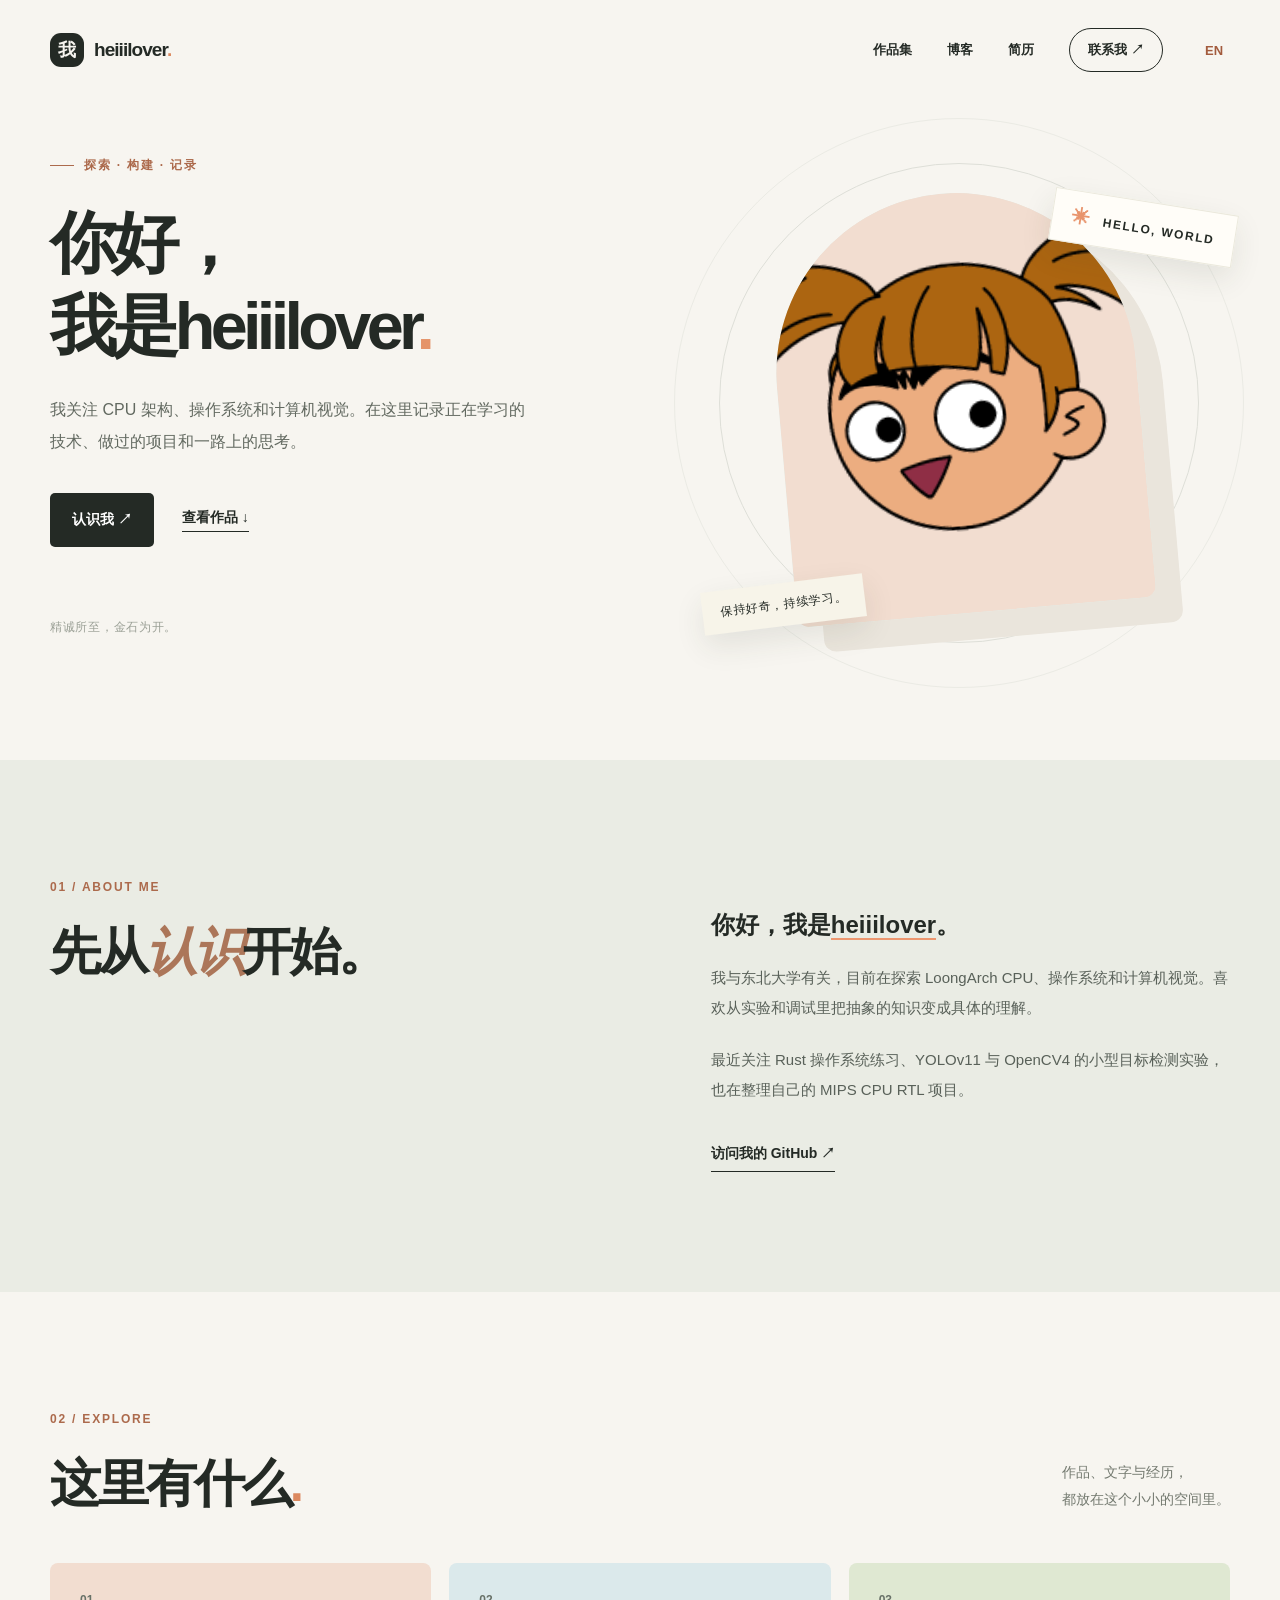
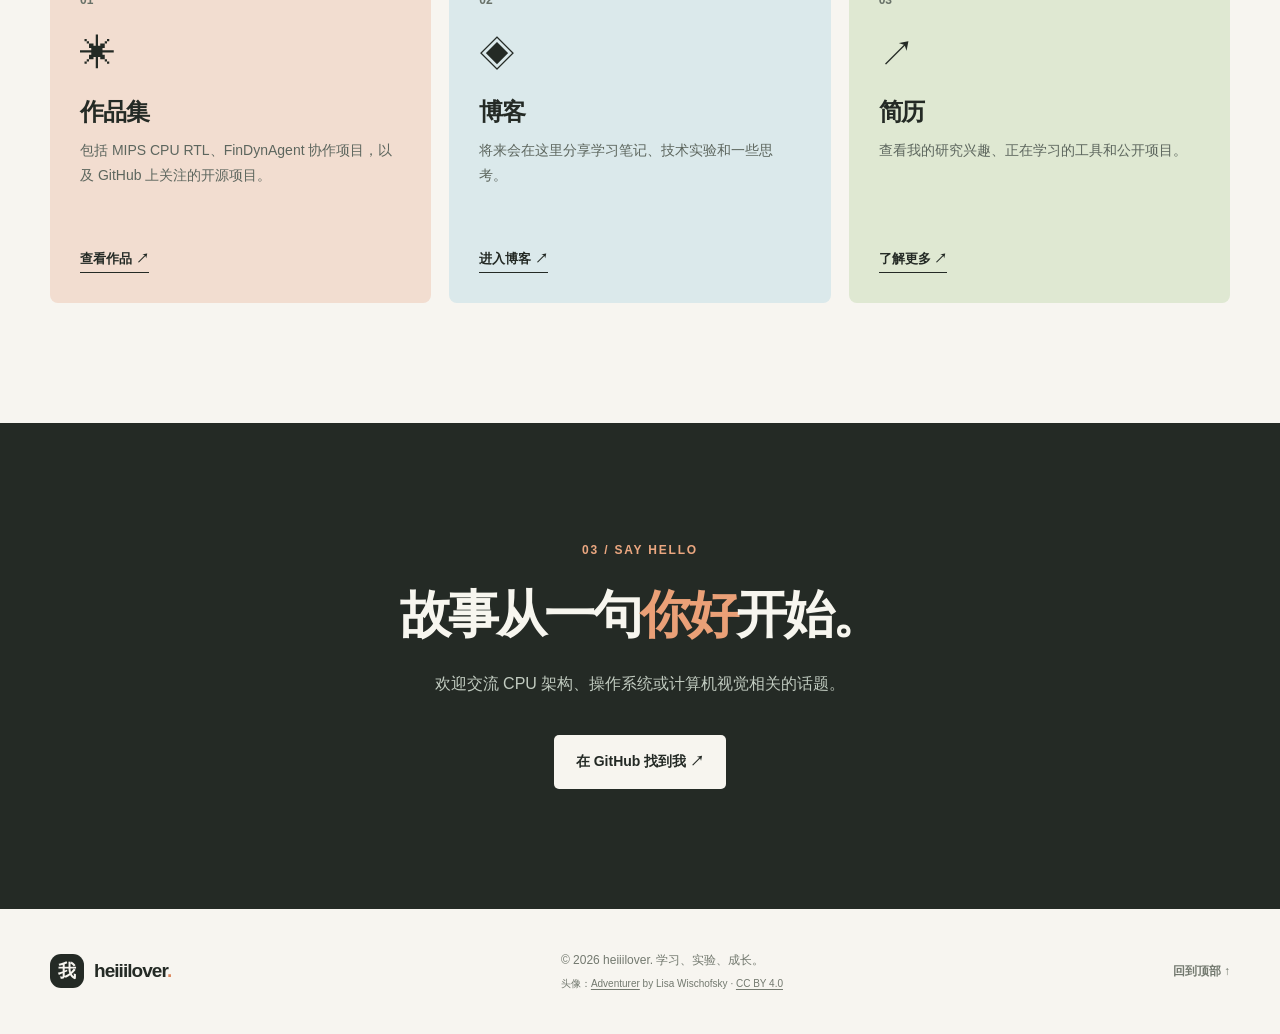
<file: index.html>
<!doctype html>
<html lang="zh-CN">
  <head>
    <meta charset="utf-8" />
    <meta name="viewport" content="width=device-width, initial-scale=1" />
    <meta name="color-scheme" content="light" />
    <meta name="theme-color" content="#f7f5f0" />
    <meta name="description" content="heiiilover 的个人网站：CPU 架构、操作系统、计算机视觉与开源项目。" />
    <title>heiiilover · 个人网站</title>
    <link rel="icon" href="./favicon.svg" type="image/svg+xml" />
    <link rel="stylesheet" href="./style.css" />
  </head>
  <body>
    <a class="skip-link" href="#main" data-i18n="skip">跳到主要内容</a>

    <header class="site-header">
      <a class="brand" href="#top" aria-label="回到首页" data-i18n-aria="homeAria">
        <span class="brand-mark" aria-hidden="true">我</span>
        <span>heiiilover<span class="brand-dot">.</span></span>
      </a>
      <nav aria-label="主导航" data-i18n-aria="navAria">
        <a href="./portfolio.html" data-i18n="navPortfolio">作品集</a>
        <a href="./blog.html" data-i18n="navBlog">博客</a>
        <a href="./resume.html" data-i18n="navResume">简历</a>
        <a class="nav-contact" href="#contact" data-i18n="navContact">联系我 ↗</a>
        <button class="lang-switch" type="button" data-lang-toggle aria-label="Switch to English">EN</button>
      </nav>
    </header>

    <main id="main">
      <section class="hero shell" id="top" aria-labelledby="hero-title">
        <div class="hero-copy">
          <p class="eyebrow"><span class="eyebrow-line"></span><span data-i18n="heroEyebrow">探索 · 构建 · 记录</span></p>
          <h1 id="hero-title" data-i18n-html="heroTitle">你好，<br />我是<span class="highlight">heiiilover<span class="highlight-dot">.</span></span></h1>
          <p class="hero-description" data-i18n="heroDescription">我关注 CPU 架构、操作系统和计算机视觉。在这里记录正在学习的技术、做过的项目和一路上的思考。</p>
          <div class="hero-actions">
            <a class="button button-primary" href="#about" data-i18n="heroAbout">认识我 ↗</a>
            <a class="text-link" href="./portfolio.html" data-i18n="heroWork">查看作品 ↓</a>
          </div>
          <p class="hero-note" data-i18n="heroNote">精诚所至，金石为开。</p>
        </div>
        <div class="hero-art" aria-hidden="true">
          <div class="art-orbit orbit-one"></div>
          <div class="art-orbit orbit-two"></div>
          <div class="art-card"><img src="./avatar.png" alt="" /></div>
          <div class="art-label"><span class="label-sparkle">✳</span> HELLO, WORLD</div>
          <span class="art-caption" data-i18n="artCaption">保持好奇，持续学习。</span>
        </div>
      </section>

      <section class="about section-pad" id="about" aria-labelledby="about-title">
        <div class="shell about-grid">
          <div class="section-heading">
            <p class="section-kicker">01 / ABOUT ME</p>
            <h2 id="about-title" data-i18n-html="aboutTitle">先从<span class="serif-accent">认识</span>开始。</h2>
          </div>
          <div class="about-content">
            <p class="lead" data-i18n-html="aboutLead">你好，我是<span class="name-placeholder">heiiilover</span>。</p>
            <p data-i18n="aboutP1">我与东北大学有关，目前在探索 LoongArch CPU、操作系统和计算机视觉。喜欢从实验和调试里把抽象的知识变成具体的理解。</p>
            <p data-i18n="aboutP2">最近关注 Rust 操作系统练习、YOLOv11 与 OpenCV4 的小型目标检测实验，也在整理自己的 MIPS CPU RTL 项目。</p>
            <a class="inline-link" href="https://github.com/heiiilover" target="_blank" rel="noopener noreferrer" data-i18n="aboutGithub">访问我的 GitHub ↗</a>
          </div>
        </div>
      </section>

      <section class="explore section-pad" id="explore" aria-labelledby="explore-title">
        <div class="shell">
          <div class="explore-heading">
            <div>
              <p class="section-kicker">02 / EXPLORE</p>
              <h2 id="explore-title" data-i18n-html="exploreTitle">这里有什么<span class="heading-period">.</span></h2>
            </div>
            <p data-i18n-html="exploreIntro">作品、文字与经历，<br />都放在这个小小的空间里。</p>
          </div>
          <div class="feature-grid">
            <article class="feature-card feature-card-peach">
              <span class="feature-number">01</span>
              <span class="feature-icon" aria-hidden="true">✳</span>
              <h3 data-i18n="navPortfolio">作品集</h3>
              <p data-i18n="featurePortfolio">包括 MIPS CPU RTL、FinDynAgent 协作项目，以及 GitHub 上关注的开源项目。</p>
              <a href="./portfolio.html" data-i18n="featurePortfolioLink">查看作品 ↗</a>
            </article>
            <article class="feature-card feature-card-blue">
              <span class="feature-number">02</span>
              <span class="feature-icon" aria-hidden="true">◈</span>
              <h3 data-i18n="navBlog">博客</h3>
              <p data-i18n="featureBlog">将来会在这里分享学习笔记、技术实验和一些思考。</p>
              <a href="./blog.html" data-i18n="featureBlogLink">进入博客 ↗</a>
            </article>
            <article class="feature-card feature-card-green">
              <span class="feature-number">03</span>
              <span class="feature-icon" aria-hidden="true">↗</span>
              <h3 data-i18n="navResume">简历</h3>
              <p data-i18n="featureResume">查看我的研究兴趣、正在学习的工具和公开项目。</p>
              <a href="./resume.html" data-i18n="featureResumeLink">了解更多 ↗</a>
            </article>
          </div>
        </div>
      </section>

      <section class="contact section-pad" id="contact" aria-labelledby="contact-title">
        <div class="shell contact-inner">
          <p class="section-kicker">03 / SAY HELLO</p>
          <h2 id="contact-title" data-i18n-html="contactTitle">故事从一句<span>你好</span>开始。</h2>
          <p data-i18n="contactDescription">欢迎交流 CPU 架构、操作系统或计算机视觉相关的话题。</p>
          <a class="button button-light" href="https://github.com/heiiilover" target="_blank" rel="noopener noreferrer" data-i18n="contactGithub">在 GitHub 找到我 ↗</a>
        </div>
      </section>
    </main>

    <footer class="site-footer shell">
      <a class="brand" href="#top"><span class="brand-mark" aria-hidden="true">我</span><span>heiiilover<span class="brand-dot">.</span></span></a>
      <p>© <span id="year">2026</span> heiiilover. <span data-i18n="footerTagline">学习、实验、成长。</span><br /><small class="avatar-credit"><span data-i18n="avatarCreditLabel">头像：</span><a href="https://www.dicebear.com/styles/adventurer/" target="_blank" rel="noopener noreferrer">Adventurer</a> by Lisa Wischofsky · <a href="https://creativecommons.org/licenses/by/4.0/" target="_blank" rel="noopener noreferrer">CC BY 4.0</a></small></p>
      <a href="#top" data-i18n="backTop">回到顶部 ↑</a>
    </footer>
    <script src="./script.js" defer></script>
    <script src="./i18n.js" defer></script>
  </body>
</html>
</file>
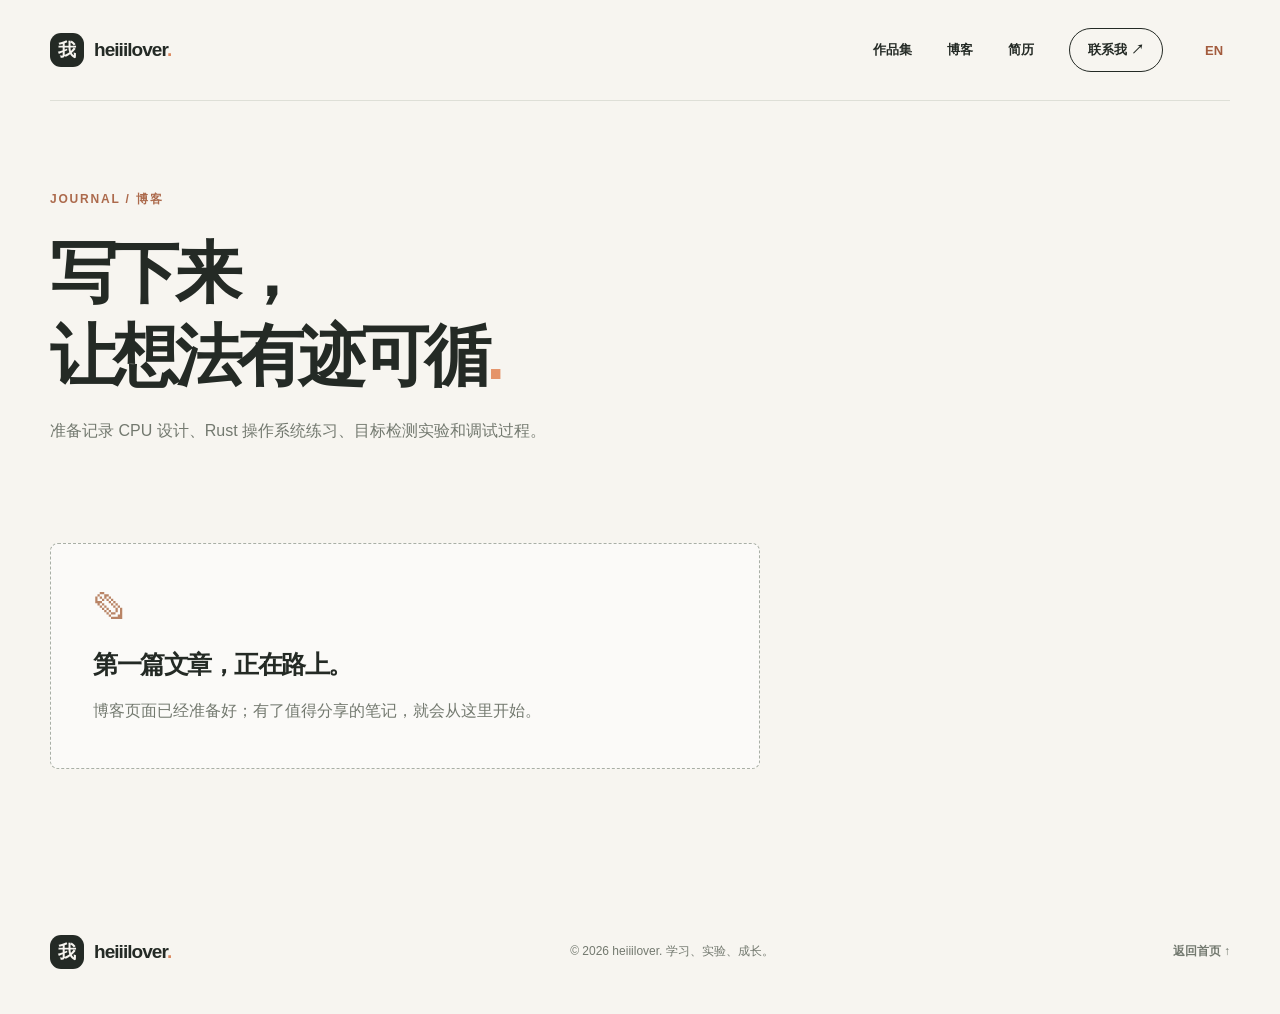
<file: blog.html>
<!doctype html>
<html lang="zh-CN">
  <head>
    <meta charset="utf-8" />
    <meta name="viewport" content="width=device-width, initial-scale=1" />
    <meta name="theme-color" content="#f7f5f0" />
    <meta name="description" content="heiiilover 的博客：记录 CPU、操作系统、计算机视觉与学习过程。" />
    <title>博客 · heiiilover</title>
    <link rel="icon" href="./favicon.svg" type="image/svg+xml" />
    <link rel="stylesheet" href="./style.css" />
  </head>
  <body>
    <a class="skip-link" href="#main" data-i18n="skip">跳到主要内容</a>
    <header class="site-header">
      <a class="brand" href="./index.html" aria-label="回到首页" data-i18n-aria="homeAria"><span class="brand-mark" aria-hidden="true">我</span><span>heiiilover<span class="brand-dot">.</span></span></a>
      <nav aria-label="主导航" data-i18n-aria="navAria">
        <a href="./portfolio.html" data-i18n="navPortfolio">作品集</a>
        <a href="./blog.html" aria-current="page" data-i18n="navBlog">博客</a>
        <a href="./resume.html" data-i18n="navResume">简历</a>
        <a class="nav-contact" href="./index.html#contact" data-i18n="navContact">联系我 ↗</a>
        <button class="lang-switch" type="button" data-lang-toggle aria-label="Switch to English">EN</button>
      </nav>
    </header>
    <main id="main">
      <section class="page-hero shell" aria-labelledby="page-title">
        <p class="section-kicker">JOURNAL / 博客</p>
        <h1 id="page-title" data-i18n-html="blogTitle">写下来，<br /><span class="highlight">让想法有迹可循<span class="highlight-dot">.</span></span></h1>
        <p data-i18n="blogIntro">准备记录 CPU 设计、Rust 操作系统练习、目标检测实验和调试过程。</p>
      </section>
      <section class="content-section shell" aria-label="文章列表">
        <div class="empty-state">
          <span class="empty-icon" aria-hidden="true">✎</span>
          <h2 data-i18n="blogEmptyTitle">第一篇文章，正在路上。</h2>
          <p data-i18n="blogEmptyDescription">博客页面已经准备好；有了值得分享的笔记，就会从这里开始。</p>
        </div>
      </section>
    </main>
    <footer class="site-footer shell">
      <a class="brand" href="./index.html"><span class="brand-mark" aria-hidden="true">我</span><span>heiiilover<span class="brand-dot">.</span></span></a>
      <p>© <span id="year">2026</span> heiiilover. <span data-i18n="footerTagline">学习、实验、成长。</span></p>
      <a href="./index.html" data-i18n="backHome">返回首页 ↑</a>
    </footer>
    <script src="./script.js" defer></script>
    <script src="./i18n.js" defer></script>
  </body>
</html>
</file>
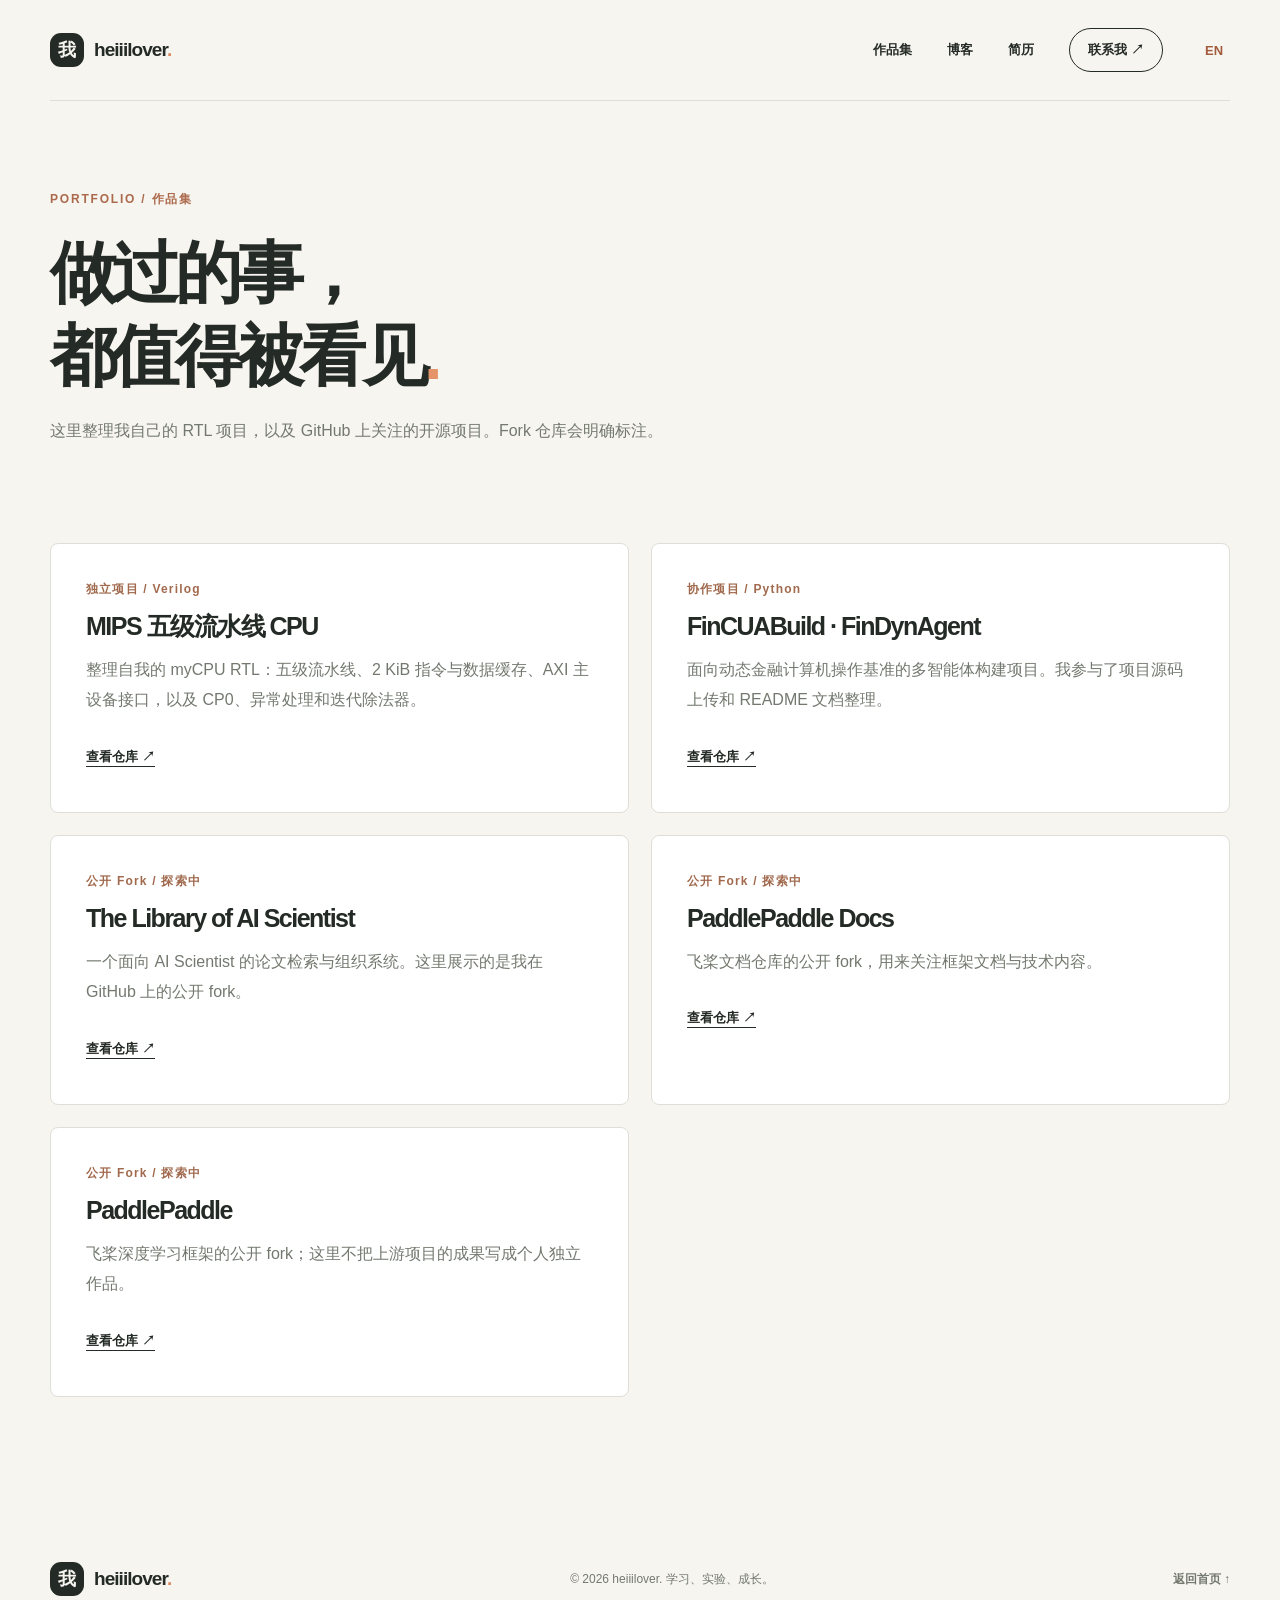
<file: portfolio.html>
<!doctype html>
<html lang="zh-CN">
  <head>
    <meta charset="utf-8" />
    <meta name="viewport" content="width=device-width, initial-scale=1" />
    <meta name="theme-color" content="#f7f5f0" />
    <meta name="description" content="heiiilover 的作品与公开项目：MIPS CPU RTL、AI 科研工具和 PaddlePaddle。" />
    <title>作品集 · heiiilover</title>
    <link rel="icon" href="./favicon.svg" type="image/svg+xml" />
    <link rel="stylesheet" href="./style.css" />
  </head>
  <body>
    <a class="skip-link" href="#main" data-i18n="skip">跳到主要内容</a>
    <header class="site-header">
      <a class="brand" href="./index.html" aria-label="回到首页" data-i18n-aria="homeAria"><span class="brand-mark" aria-hidden="true">我</span><span>heiiilover<span class="brand-dot">.</span></span></a>
      <nav aria-label="主导航" data-i18n-aria="navAria">
        <a href="./portfolio.html" aria-current="page" data-i18n="navPortfolio">作品集</a>
        <a href="./blog.html" data-i18n="navBlog">博客</a>
        <a href="./resume.html" data-i18n="navResume">简历</a>
        <a class="nav-contact" href="./index.html#contact" data-i18n="navContact">联系我 ↗</a>
        <button class="lang-switch" type="button" data-lang-toggle aria-label="Switch to English">EN</button>
      </nav>
    </header>
    <main id="main">
      <section class="page-hero shell" aria-labelledby="page-title">
        <p class="section-kicker">PORTFOLIO / 作品集</p>
        <h1 id="page-title" data-i18n-html="portfolioTitle">做过的事，<br /><span class="highlight">都值得被看见<span class="highlight-dot">.</span></span></h1>
        <p data-i18n="portfolioIntro">这里整理我自己的 RTL 项目，以及 GitHub 上关注的开源项目。Fork 仓库会明确标注。</p>
      </section>
      <section class="content-section shell" aria-label="作品列表">
        <div class="content-grid">
          <article class="content-card">
            <span class="card-meta" data-i18n="projectCpuType">独立项目 / Verilog</span>
            <h2 data-i18n="projectCpuTitle">MIPS 五级流水线 CPU</h2>
            <p data-i18n="projectCpuDescription">整理自我的 myCPU RTL：五级流水线、2 KiB 指令与数据缓存、AXI 主设备接口，以及 CP0、异常处理和迭代除法器。</p>
            <a href="https://github.com/heiiilover/mips-cpu-axi" target="_blank" rel="noopener noreferrer" data-i18n="viewRepository">查看仓库 ↗</a>
          </article>
          <article class="content-card">
            <span class="card-meta" data-i18n="collabType">协作项目 / Python</span>
            <h2>FinCUABuild · FinDynAgent</h2>
            <p data-i18n="projectFinDescription">面向动态金融计算机操作基准的多智能体构建项目。我参与了项目源码上传和 README 文档整理。</p>
            <a href="https://github.com/FengxianJi/FinCUABuild" target="_blank" rel="noopener noreferrer" data-i18n="viewRepository">查看仓库 ↗</a>
          </article>
          <article class="content-card">
            <span class="card-meta" data-i18n="forkType">公开 Fork / 探索中</span>
            <h2>The Library of AI Scientist</h2>
            <p data-i18n="projectAiDescription">一个面向 AI Scientist 的论文检索与组织系统。这里展示的是我在 GitHub 上的公开 fork。</p>
            <a href="https://github.com/heiiilover/The-Library-of-AI-Scientist" target="_blank" rel="noopener noreferrer" data-i18n="viewRepository">查看仓库 ↗</a>
          </article>
          <article class="content-card">
            <span class="card-meta" data-i18n="forkType">公开 Fork / 探索中</span>
            <h2>PaddlePaddle Docs</h2>
            <p data-i18n="projectDocsDescription">飞桨文档仓库的公开 fork，用来关注框架文档与技术内容。</p>
            <a href="https://github.com/heiiilover/docs" target="_blank" rel="noopener noreferrer" data-i18n="viewRepository">查看仓库 ↗</a>
          </article>
          <article class="content-card">
            <span class="card-meta" data-i18n="forkType">公开 Fork / 探索中</span>
            <h2>PaddlePaddle</h2>
            <p data-i18n="projectPaddleDescription">飞桨深度学习框架的公开 fork；这里不把上游项目的成果写成个人独立作品。</p>
            <a href="https://github.com/heiiilover/Paddle" target="_blank" rel="noopener noreferrer" data-i18n="viewRepository">查看仓库 ↗</a>
          </article>
        </div>
      </section>
    </main>
    <footer class="site-footer shell">
      <a class="brand" href="./index.html"><span class="brand-mark" aria-hidden="true">我</span><span>heiiilover<span class="brand-dot">.</span></span></a>
      <p>© <span id="year">2026</span> heiiilover. <span data-i18n="footerTagline">学习、实验、成长。</span></p>
      <a href="./index.html" data-i18n="backHome">返回首页 ↑</a>
    </footer>
    <script src="./script.js" defer></script>
    <script src="./i18n.js" defer></script>
  </body>
</html>
</file>
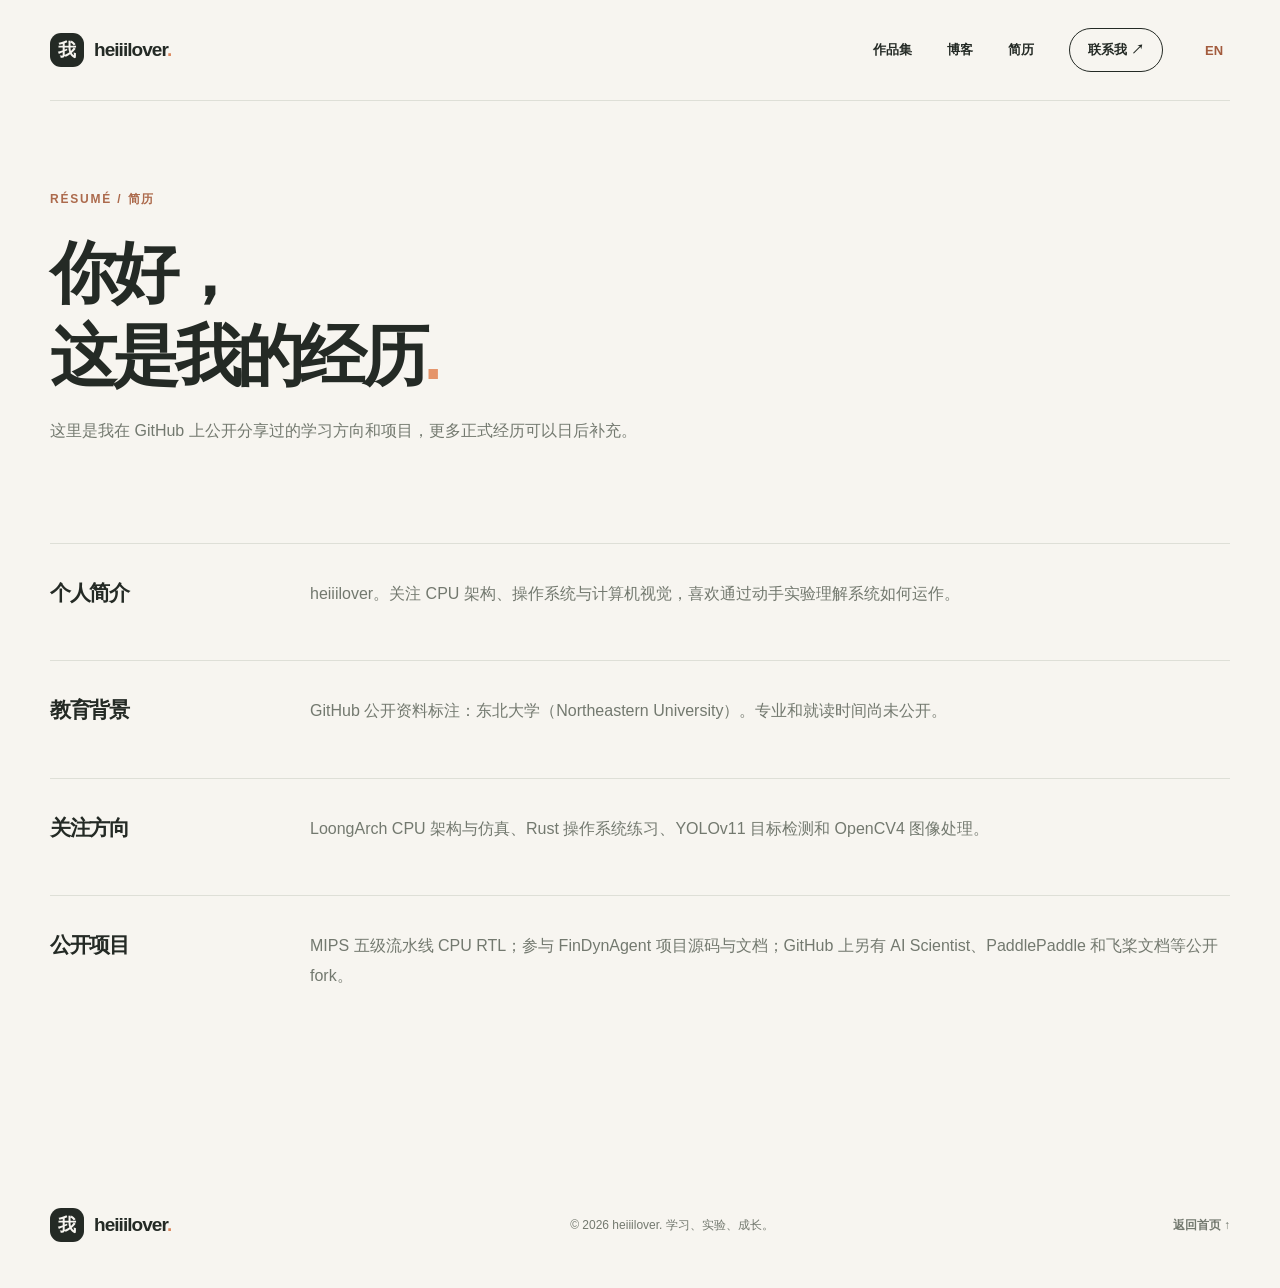
<file: resume.html>
<!doctype html>
<html lang="zh-CN">
  <head>
    <meta charset="utf-8" />
    <meta name="viewport" content="width=device-width, initial-scale=1" />
    <meta name="theme-color" content="#f7f5f0" />
    <meta name="description" content="heiiilover 的公开简历：研究兴趣、技术方向和项目。" />
    <title>简历 · heiiilover</title>
    <link rel="icon" href="./favicon.svg" type="image/svg+xml" />
    <link rel="stylesheet" href="./style.css" />
  </head>
  <body>
    <a class="skip-link" href="#main" data-i18n="skip">跳到主要内容</a>
    <header class="site-header">
      <a class="brand" href="./index.html" aria-label="回到首页" data-i18n-aria="homeAria"><span class="brand-mark" aria-hidden="true">我</span><span>heiiilover<span class="brand-dot">.</span></span></a>
      <nav aria-label="主导航" data-i18n-aria="navAria">
        <a href="./portfolio.html" data-i18n="navPortfolio">作品集</a>
        <a href="./blog.html" data-i18n="navBlog">博客</a>
        <a href="./resume.html" aria-current="page" data-i18n="navResume">简历</a>
        <a class="nav-contact" href="./index.html#contact" data-i18n="navContact">联系我 ↗</a>
        <button class="lang-switch" type="button" data-lang-toggle aria-label="Switch to English">EN</button>
      </nav>
    </header>
    <main id="main">
      <section class="page-hero shell" aria-labelledby="page-title">
        <p class="section-kicker">RÉSUMÉ / 简历</p>
        <h1 id="page-title" data-i18n-html="resumeTitle">你好，<br /><span class="highlight">这是我的经历<span class="highlight-dot">.</span></span></h1>
        <p data-i18n="resumeIntro">这里是我在 GitHub 上公开分享过的学习方向和项目，更多正式经历可以日后补充。</p>
      </section>
      <section class="content-section shell" aria-label="简历内容">
        <div class="resume-section">
          <h2 data-i18n="resumeProfileTitle">个人简介</h2>
          <p data-i18n="resumeProfileText">heiiilover。关注 CPU 架构、操作系统与计算机视觉，喜欢通过动手实验理解系统如何运作。</p>
        </div>
        <div class="resume-section">
          <h2 data-i18n="resumeEducationTitle">教育背景</h2>
          <p data-i18n="resumeEducationText">GitHub 公开资料标注：东北大学（Northeastern University）。专业和就读时间尚未公开。</p>
        </div>
        <div class="resume-section">
          <h2 data-i18n="resumeFocusTitle">关注方向</h2>
          <p data-i18n="resumeFocusText">LoongArch CPU 架构与仿真、Rust 操作系统练习、YOLOv11 目标检测和 OpenCV4 图像处理。</p>
        </div>
        <div class="resume-section">
          <h2 data-i18n="resumeProjectsTitle">公开项目</h2>
          <p data-i18n="resumeProjectsText">MIPS 五级流水线 CPU RTL；参与 FinDynAgent 项目源码与文档；GitHub 上另有 AI Scientist、PaddlePaddle 和飞桨文档等公开 fork。</p>
        </div>
      </section>
    </main>
    <footer class="site-footer shell">
      <a class="brand" href="./index.html"><span class="brand-mark" aria-hidden="true">我</span><span>heiiilover<span class="brand-dot">.</span></span></a>
      <p>© <span id="year">2026</span> heiiilover. <span data-i18n="footerTagline">学习、实验、成长。</span></p>
      <a href="./index.html" data-i18n="backHome">返回首页 ↑</a>
    </footer>
    <script src="./script.js" defer></script>
    <script src="./i18n.js" defer></script>
  </body>
</html>
</file>
<file: style.css>
:root {
  --paper: #f7f5f0;
  --ink: #242a25;
  --muted: #73796f;
  --line: #dedfd7;
  --orange: #ed9770;
  --green: #dce6ce;
  --blue: #dbe8ec;
  --serif: Georgia, 'Noto Serif SC', serif;
  --sans: 'Segoe UI', 'Microsoft YaHei', 'PingFang SC', sans-serif;
}

* { box-sizing: border-box; }
html { scroll-behavior: smooth; }
body { margin: 0; background: var(--paper); color: var(--ink); font-family: var(--sans); -webkit-font-smoothing: antialiased; }
a { color: inherit; text-decoration: none; }
button, a { -webkit-tap-highlight-color: transparent; }
a:focus-visible { outline: 3px solid #cb704d; outline-offset: 5px; border-radius: 4px; }
p, h1, h2, h3 { margin-top: 0; }
.shell { width: min(1180px, calc(100% - 64px)); margin-inline: auto; }
.skip-link { position: fixed; z-index: 30; top: -70px; left: 12px; background: var(--ink); color: white; padding: 12px 16px; }
.skip-link:focus { top: 12px; }

.site-header { width: min(1180px, calc(100% - 64px)); height: 100px; margin: auto; display: flex; justify-content: space-between; align-items: center; gap: 24px; }
.brand { display: inline-flex; align-items: center; gap: 10px; font-size: 19px; font-weight: 800; letter-spacing: -.05em; white-space: nowrap; }
.brand-mark { width: 34px; height: 34px; display: grid; place-items: center; border-radius: 11px; background: var(--ink); color: var(--paper); font-size: 18px; line-height: 1; }
.brand-dot, .heading-period { color: #dc895f; }
.site-header nav { display: flex; align-items: center; gap: 35px; font-size: 13px; font-weight: 700; }
.site-header nav a:not(.nav-contact):hover, .site-footer > a:last-child:hover { color: #b76a43; }
.nav-contact { border: 1px solid var(--ink); border-radius: 999px; padding: 12px 18px; transition: background .2s, color .2s; }
.nav-contact:hover { background: var(--ink); color: white; }
.lang-switch { border: 0; background: transparent; color: #a35b3d; font: 700 13px var(--sans); cursor: pointer; padding: 10px 0; min-width: 32px; }
.lang-switch:hover { color: var(--ink); }
.lang-switch:focus-visible { outline: 3px solid #cb704d; outline-offset: 3px; border-radius: 4px; }

.hero { min-height: 660px; display: grid; grid-template-columns: 1fr 46%; align-items: center; gap: 5%; padding-block: 35px 90px; }
.hero-copy { position: relative; z-index: 1; }
.eyebrow, .section-kicker { color: #ac6a4c; font-size: 12px; font-weight: 700; letter-spacing: .15em; text-transform: uppercase; }
.eyebrow { display: flex; align-items: center; gap: 10px; margin-bottom: 28px; }
.eyebrow-line { display: inline-block; width: 24px; height: 1px; background: currentColor; }
h1 { font-size: clamp(48px, 5.2vw, 78px); line-height: 1.25; letter-spacing: -.07em; font-weight: 800; margin-bottom: 26px; }
.highlight { display: inline-block; white-space: nowrap; }
.highlight-dot { color: #e59469; }
.hero-description { max-width: 480px; color: #626960; line-height: 2; font-size: 16px; }
.hero-actions { display: flex; align-items: center; gap: 28px; margin-top: 35px; }
.button { display: inline-flex; align-items: center; justify-content: center; gap: 28px; min-height: 54px; padding: 0 22px; border-radius: 5px; font-size: 14px; font-weight: 700; transition: transform .2s, background .2s; }
.button:hover { transform: translateY(-3px); }
.button-primary { background: var(--ink); color: white; }
.button-primary:hover { background: #425447; }
.text-link, .inline-link { font-size: 14px; font-weight: 700; border-bottom: 1px solid currentColor; padding-bottom: 4px; }
.text-link:hover, .inline-link:hover { color: #ad6643; }
.hero-note { margin-top: 72px; color: #9ba096; font-size: 12px; letter-spacing: .06em; }

.hero-art { position: relative; height: 520px; display: flex; align-items: center; justify-content: center; }
.art-orbit { position: absolute; border: 1px solid #dedfd8; border-radius: 50%; }
.orbit-one { width: 480px; height: 480px; }
.orbit-two { width: 570px; height: 570px; opacity: .5; }
.art-card { width: 360px; height: 420px; position: relative; overflow: hidden; border-radius: 180px 180px 12px 12px; background: #e3eae4; box-shadow: 25px 27px 0 #eae5dc; transform: rotate(-5deg); }
.art-card img { display: block; width: 100%; height: 100%; object-fit: cover; object-position: center; }
.art-sun { width: 168px; height: 168px; position: absolute; top: 62px; right: 37px; border-radius: 50%; background: #f6bd91; }
.art-hill { position: absolute; display: block; width: 550px; height: 380px; border-radius: 50%; }
.hill-back { background: #9eb6a7; left: -230px; top: 245px; transform: rotate(-20deg); }
.hill-front { background: #5b7b6a; left: 40px; top: 295px; transform: rotate(22deg); }
.art-star { position: absolute; color: #fff9e9; }
.star-one { top: 100px; left: 56px; font-size: 28px; }.star-two { top: 215px; right: 40px; font-size: 20px; }
.art-label { position: absolute; z-index: 2; top: 58px; right: -6px; transform: rotate(9deg); background: #fffdf8; box-shadow: 0 12px 30px #343d291a; border: 1px solid #ebe9dd; padding: 15px 19px; font-size: 12px; font-weight: 700; letter-spacing: .14em; }
.label-sparkle { color: #e8946c; font-size: 18px; margin-right: 7px; }
.art-caption { position: absolute; z-index: 2; bottom: 37px; left: 15px; padding: 13px 18px; background: #f7f4e9; box-shadow: 0 12px 30px #343d291a; transform: rotate(-7deg); font-size: 12px; letter-spacing: .06em; }

.section-pad { padding-block: 120px; }
.about { background: #eaece4; }
.about-grid { display: grid; grid-template-columns: 1fr 1fr; gap: 12%; }
.section-kicker { margin-bottom: 24px; }
h2 { font-size: clamp(34px, 4vw, 54px); line-height: 1.32; letter-spacing: -.06em; margin-bottom: 0; }
.serif-accent { color: #ac7659; font-family: var(--serif); font-style: italic; }
.about-content { padding-top: 27px; color: #596159; line-height: 2; font-size: 15px; }
.about-content .lead { color: var(--ink); font-size: 24px; font-weight: 700; line-height: 1.5; margin-bottom: 20px; }
.name-placeholder { border-bottom: 2px solid var(--orange); }
.about-content p { margin-bottom: 22px; }
.inline-link { display: inline-block; color: var(--ink); margin-top: 12px; }

.explore-heading { display: flex; align-items: end; justify-content: space-between; gap: 30px; margin-bottom: 45px; }
.explore-heading > p { margin: 0 0 5px; color: var(--muted); font-size: 14px; line-height: 1.9; }
.feature-grid { display: grid; grid-template-columns: repeat(3, 1fr); gap: 18px; }
.feature-card { min-height: 340px; padding: 30px; display: flex; flex-direction: column; align-items: flex-start; border-radius: 8px; transition: transform .2s, box-shadow .2s; }
.feature-card:hover { transform: translateY(-5px); box-shadow: 0 18px 32px #252b2020; }
.feature-card-peach { background: #f2ddd0; }.feature-card-blue { background: #dbe9eb; }.feature-card-green { background: #dfe8d2; }
.feature-number { font-size: 12px; font-weight: 700; color: #687168; }
.feature-icon { margin-top: 29px; font-size: 36px; line-height: 1; }
.feature-card h3 { font-size: 24px; letter-spacing: -.05em; margin: 24px 0 10px; }
.feature-card p { color: #5d665e; line-height: 1.8; font-size: 14px; margin-bottom: 20px; }
.feature-card a, .coming-soon { margin-top: auto; font-size: 13px; font-weight: 700; border-bottom: 1px solid currentColor; padding-bottom: 4px; }
.coming-soon { color: #737d71; border-color: transparent; }

.contact { background: var(--ink); color: #f7f6ef; text-align: center; }
.contact-inner { max-width: 800px; }
.contact .section-kicker { color: #eba780; }
.contact h2 { margin-bottom: 22px; }
.contact h2 span { color: #eaa077; }
.contact p:not(.section-kicker) { color: #c1cbc0; line-height: 1.8; }
.contact .contact-placeholder { font-size: 13px; }
.button-light { background: #f7f5ef; color: var(--ink); margin-top: 20px; }
.button-light:hover { background: #e9d8c8; }
.button-disabled { cursor: default; }.button-disabled:hover { transform: none; background: #f7f5ef; }
.site-footer { min-height: 125px; display: flex; align-items: center; justify-content: space-between; gap: 20px; font-size: 12px; color: var(--muted); }
.site-footer .brand { color: var(--ink); }.site-footer p { margin: 0; }.site-footer > a:last-child { font-weight: 700; }
.avatar-credit { display: inline-block; margin-top: 7px; font-size: 10px; line-height: 1.5; }.avatar-credit a { text-decoration: underline; text-underline-offset: 2px; }

/* Shared styles for the portfolio, blog and résumé pages. */
.page-hero { padding-block: 90px 80px; border-top: 1px solid var(--line); }
.page-hero h1 { margin-bottom: 18px; }.page-hero p:last-child { max-width: 650px; color: var(--muted); line-height: 1.9; }
.content-section { padding-bottom: 120px; }
.content-grid { display: grid; grid-template-columns: repeat(2, 1fr); gap: 22px; }
.content-card { padding: 35px; min-height: 270px; background: white; border: 1px solid var(--line); border-radius: 8px; }
.content-card h2 { font-size: 25px; margin: 12px 0; }.content-card p { color: var(--muted); line-height: 1.9; }
.content-card .card-meta { font-size: 12px; color: #a16a4e; font-weight: 700; letter-spacing: .1em; }
.content-card a { display: inline-block; margin-top: 16px; border-bottom: 1px solid currentColor; font-size: 13px; font-weight: 700; }
.sample-card { display: flex; align-items: flex-start; flex-direction: column; }
.sample-tag { margin-top: auto; padding: 7px 10px; border-radius: 3px; background: #f3ebe2; color: #956846; font-size: 11px; font-weight: 700; }
.empty-state { max-width: 710px; padding: 42px; border: 1px dashed #a9afa6; border-radius: 8px; background: #ffffff8a; }
.empty-state h2 { font-size: 25px; margin-bottom: 15px; }.empty-state p { color: var(--muted); line-height: 1.9; margin: 0; }
.empty-icon { display: block; font-size: 36px; color: #b98466; margin-bottom: 20px; }
.resume-section { display: grid; grid-template-columns: 210px 1fr; gap: 50px; padding-block: 35px; border-top: 1px solid var(--line); }
.resume-section h2 { font-size: 21px; }.resume-section p { color: var(--muted); line-height: 1.9; }
.resume-section ul { margin: 0; padding-left: 20px; line-height: 2; color: var(--muted); }

@media (max-width: 900px) {
  .hero { grid-template-columns: 1fr 41%; gap: 2%; min-height: 590px; }
  .hero-art { transform: scale(.77); transform-origin: center; }
  .about-grid { gap: 6%; }
}
@media (max-width: 700px) {
  .shell, .site-header { width: min(100% - 36px, 500px); }
  .site-header { height: auto; padding-block: 20px; flex-wrap: wrap; }.site-header nav { width: 100%; justify-content: space-between; gap: 8px; font-size: 12px; }
  .nav-contact { padding: 9px 12px; }
  .hero { display: block; min-height: 0; padding: 66px 0 90px; }
  h1 { font-size: clamp(43px, 11vw, 64px); }.highlight { white-space: normal; }
  .hero-description { font-size: 15px; }.hero-note { margin-top: 45px; }
  .hero-art { width: 100%; margin: 55px auto 0; height: 390px; overflow: hidden; transform: none; }
  .orbit-one { width: 340px; height: 340px; }.orbit-two { width: 410px; height: 410px; }
  .art-card { width: 260px; height: 320px; border-radius: 130px 130px 10px 10px; box-shadow: 15px 17px 0 #eae5dc; }
  .art-sun { width: 120px; height: 120px; top: 50px; right: 28px; }
  .hill-back { left: -275px; top: 195px; }.hill-front { left: -5px; top: 225px; }
  .art-label { top: 24px; right: 0; padding: 10px 12px; font-size: 10px; }
  .art-caption { left: 5px; bottom: 23px; font-size: 10px; }
  .section-pad { padding-block: 80px; }.about-grid { grid-template-columns: 1fr; gap: 20px; }.about-content { padding-top: 0; }
  .explore-heading { align-items: start; flex-direction: column; gap: 17px; }
  .feature-grid, .content-grid { grid-template-columns: 1fr; }.feature-card { min-height: 290px; }
  .site-footer { padding-block: 27px; flex-wrap: wrap; }.site-footer p { order: 3; width: 100%; }
  .page-hero { padding-block: 65px 55px; }.content-section { padding-bottom: 80px; }
  .resume-section { grid-template-columns: 1fr; gap: 10px; }
}
@media (max-width: 400px) {
  .brand { font-size: 16px; }.brand-mark { width: 30px; height: 30px; }.site-header nav { gap: 10px; }
  .hero-art { height: 360px; }
  .hero-actions { gap: 18px; }.button { gap: 14px; }
}
@media (prefers-reduced-motion: reduce) {
  html { scroll-behavior: auto; }
  *, *::before, *::after { transition-duration: .01ms !important; animation-duration: .01ms !important; }
}
</file>
